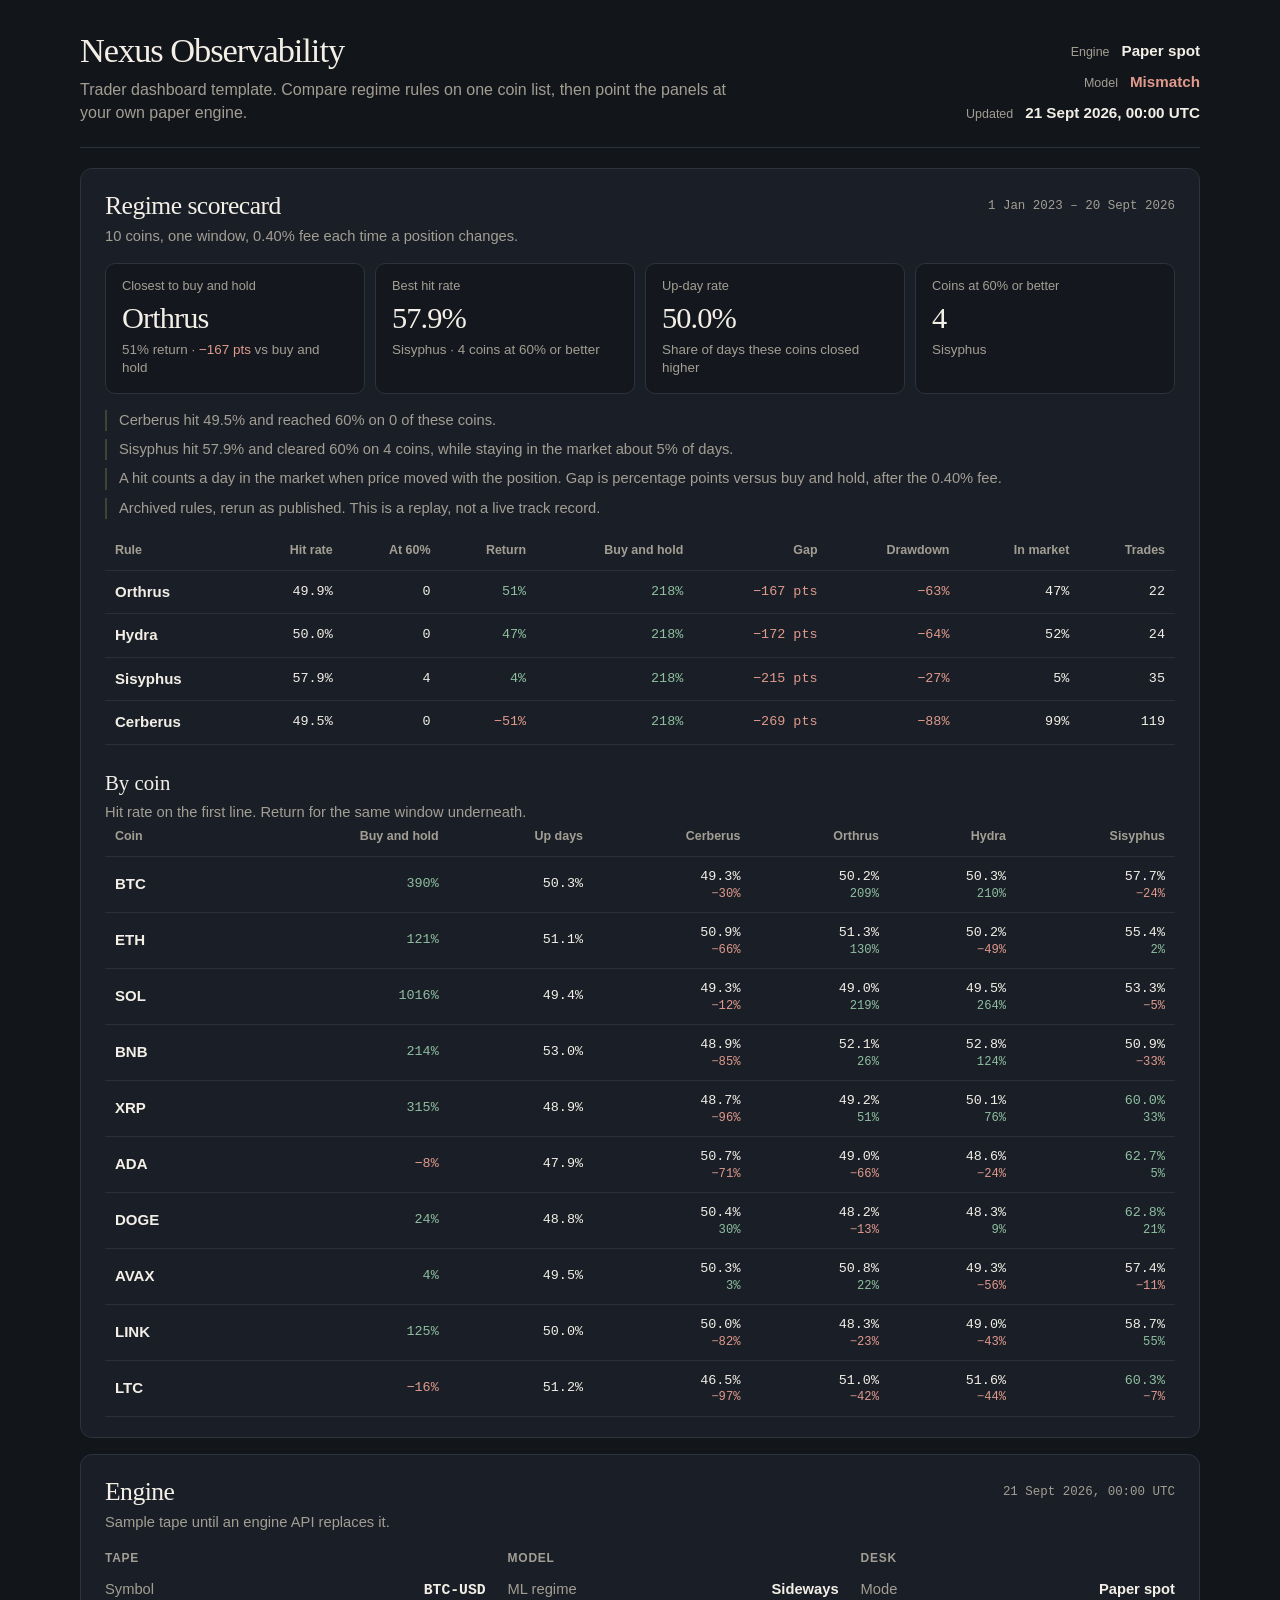
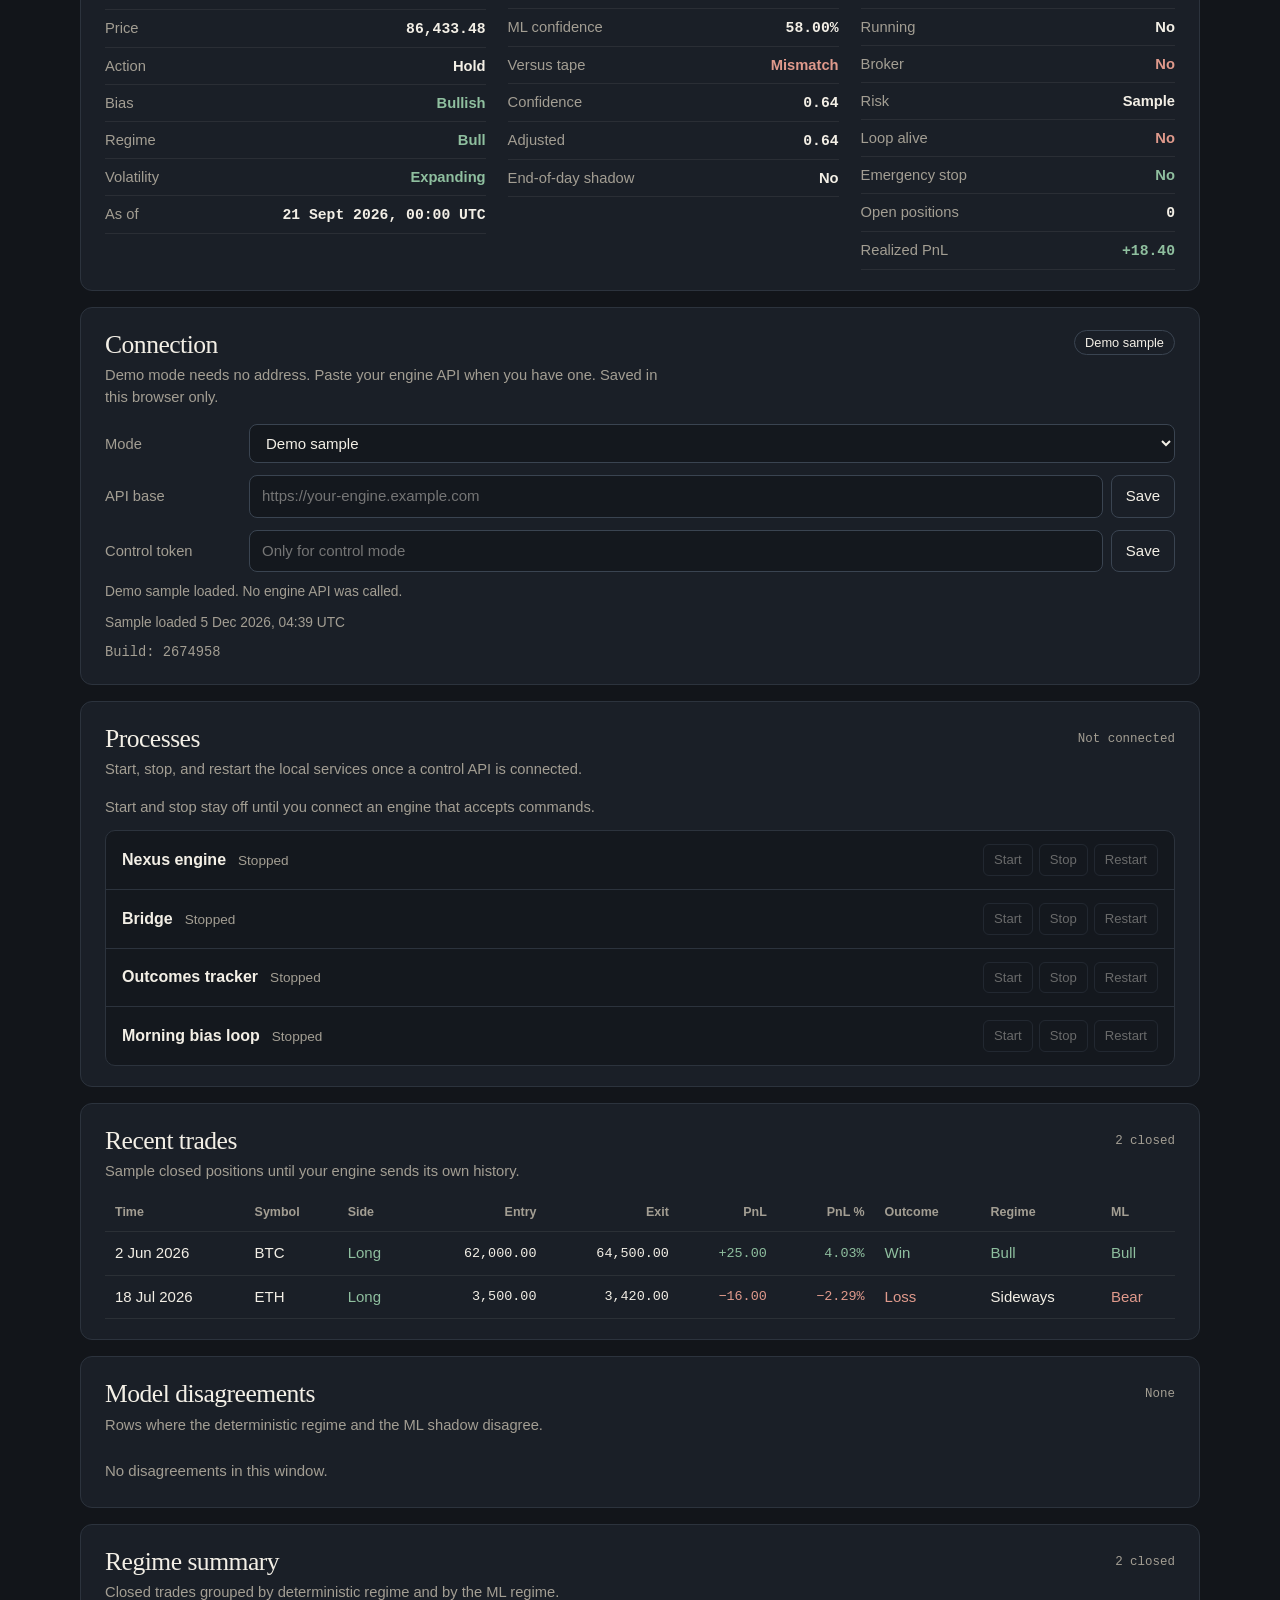
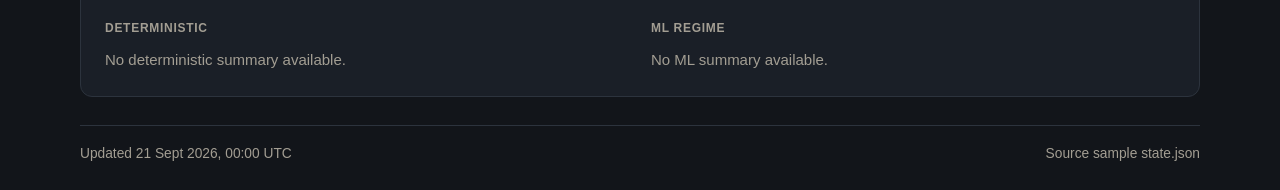
<file: index.html>
<!doctype html>
<html lang="en">
  <head>
    <meta charset="UTF-8" />
    <meta name="viewport" content="width=device-width, initial-scale=1.0" />
    <title>Nexus Observability Dashboard</title>
    <link rel="icon" href="data:image/svg+xml,%3Csvg xmlns='http://www.w3.org/2000/svg' viewBox='0 0 16 16'%3E%3Crect width='16' height='16' rx='3' fill='%2312151a'/%3E%3Cpath d='M3 11 L6 6 L9 9 L13 4' stroke='%23c4a46a' fill='none' stroke-width='1.6'/%3E%3C/svg%3E" />
    <link rel="stylesheet" href="./styles.css" />
  </head>
  <body>
    <header class="topbar">
      <div>
        <h1>Nexus Observability</h1>
        <p class="subtitle">Trader dashboard template. Compare regime rules on one coin list, then point the panels at your own paper engine.</p>
      </div>
      <div class="status-pills">
        <div class="status-item">
          <span class="status-k">Engine</span>
          <span class="status-value" id="engineModePill">…</span>
        </div>
        <div class="status-item">
          <span class="status-k">Model</span>
          <span class="status-value" id="mlPill">…</span>
        </div>
        <div class="status-item">
          <span class="status-k">Updated</span>
          <span class="status-value" id="freshnessPill">…</span>
        </div>
      </div>
    </header>

    <main class="grid">
      <section class="card" id="scorecardCard">
        <div class="card-head">
          <div>
            <h2>Regime scorecard</h2>
            <p class="card-note" id="scorecardNote">Same coins, same dates, same fee.</p>
          </div>
          <span class="stamp" id="scorecardStamp">—</span>
        </div>
        <div id="scorecardLeads" class="score-leads"></div>
        <div class="score-caveat" id="scorecardCaveat"></div>
        <div class="table-wrap" id="scorecardEngineWrap"></div>
        <h3 class="score-subhead">By coin</h3>
        <p class="card-note">Hit rate on the first line. Return for the same window underneath.</p>
        <div class="table-wrap" id="scorecardAssetWrap"></div>
      </section>

      <section class="card">
        <div class="card-head">
          <div>
            <h2>Engine</h2>
            <p class="card-note">Sample tape until an engine API replaces it.</p>
          </div>
          <span class="stamp" id="engineSourceStamp">—</span>
        </div>
        <div id="engineStateGrid"></div>
      </section>

      <section class="card">
        <div class="card-head">
          <div>
            <h2>Connection</h2>
            <p class="card-note">Demo mode needs no address. Paste your engine API when you have one. Saved in this browser only.</p>
          </div>
          <span class="pill neutral" id="backendStatusPill">Backend: unknown</span>
        </div>
        <div class="settings">
          <div class="setting">
            <label for="modeSelect">Mode</label>
            <select id="modeSelect" class="backend-input">
              <option value="demo">Demo sample</option>
              <option value="remote">Your API, read-only</option>
              <option value="remoteControl">Your API, with control</option>
              <option value="local">This computer, control on</option>
            </select>
          </div>
          <div class="setting">
            <label for="apiBaseInput">API base</label>
            <div class="setting-control">
              <input id="apiBaseInput" class="backend-input" type="text" spellcheck="false" placeholder="https://your-engine.example.com" />
              <button id="saveApiBaseButton" class="backend-button" type="button">Save</button>
            </div>
          </div>
          <div class="setting">
            <label for="controlTokenInput">Control token</label>
            <div class="setting-control">
              <input id="controlTokenInput" class="backend-input" type="password" spellcheck="false" placeholder="Only for control mode" />
              <button id="saveControlTokenButton" class="backend-button" type="button">Save</button>
            </div>
          </div>
        </div>
        <p class="quiet mono" id="backendBaseText"></p>
        <p class="quiet" id="backendReachabilityText"></p>
        <p class="quiet" id="lastSuccessText"></p>
        <p class="quiet" id="lastErrorText"></p>
        <p class="quiet mono" id="frontendCommitText">Build: unknown</p>
      </section>

      <section class="card handoff-card" id="workflowHandoffCard" hidden>
        <div class="card-head">
          <div>
            <h2>ML task handoff</h2>
            <p class="card-note">Pickup status for the BayForest, SignalForest, and liquidity regime work.</p>
          </div>
          <span class="pill neutral" id="workflowHandoffStatus">Status: —</span>
        </div>
        <div class="handoff-summary" id="workflowHandoffSummary"></div>
        <div class="handoff-list" id="workflowHandoffList"></div>
      </section>

      <section class="card incident-card" id="deploymentIncidentCard" hidden>
        <div class="card-head">
          <div>
            <h2>Deployment incident</h2>
            <p class="card-note">Shown only when the engine packet includes one.</p>
          </div>
          <span class="pill bad" id="deploymentIncidentStatus">Status: —</span>
        </div>
        <div class="incident-grid">
          <div class="incident-summary">
            <h3 id="deploymentIncidentTitle">—</h3>
            <p id="deploymentIncidentSummary">—</p>
          </div>
          <div class="incident-meta kv-grid" id="deploymentIncidentMeta"></div>
        </div>
        <div class="incident-actions" id="deploymentIncidentActions"></div>
        <pre class="incident-log mono" id="deploymentIncidentLog"></pre>
      </section>

      <section class="card">
        <div class="card-head">
          <div>
            <h2>Processes</h2>
            <p class="card-note">Start, stop, and restart the local services once a control API is connected.</p>
          </div>
          <span class="stamp" id="processCountStamp">—</span>
        </div>
        <p class="card-note process-notice" id="processNotice" hidden></p>
        <div id="processCards" class="process-grid"></div>
      </section>

      <section class="card">
        <div class="card-head">
          <div>
            <h2>Recent trades</h2>
            <p class="card-note">Sample closed positions until your engine sends its own history.</p>
          </div>
          <span class="stamp" id="tradeCountStamp">—</span>
        </div>
        <div class="table-wrap" id="recentTradesWrap"></div>
      </section>

      <section class="card">
        <div class="card-head">
          <div>
            <h2>Model disagreements</h2>
            <p class="card-note">Rows where the deterministic regime and the ML shadow disagree.</p>
          </div>
          <span class="stamp" id="disagreementCountStamp">—</span>
        </div>
        <div class="table-wrap" id="disagreementWrap"></div>
      </section>

      <section class="card">
        <div class="card-head">
          <div>
            <h2>Regime summary</h2>
            <p class="card-note">Closed trades grouped by deterministic regime and by the ML regime.</p>
          </div>
          <span class="stamp" id="summaryMetaStamp">—</span>
        </div>
        <div class="summary-grid">
          <div>
            <h3>Deterministic</h3>
            <div class="table-wrap" id="deterministicSummaryWrap"></div>
          </div>
          <div>
            <h3>ML regime</h3>
            <div class="table-wrap" id="mlSummaryWrap"></div>
          </div>
        </div>
      </section>
    </main>

    <footer class="footer">
      <span id="dashboardUpdated">Updated —</span>
      <span id="dashboardSource">Source —</span>
    </footer>

    <script src="./app.js" data-commit="2674958"></script>
  </body>
</html>
</file>
<file: styles.css>
:root {
  --bg: #12151a;
  --panel: #1a1f27;
  --panel-2: #14181e;
  --text: #f3efe6;
  --muted: #a39e93;
  --line: #2c333d;
  --line-strong: #3a4451;
  --up: #8fbf9f;
  --down: #e09a8c;
  --warn: #e0c27a;
  --serif: "Liberation Serif", "Iowan Old Style", Palatino, Georgia, serif;
  --sans: "Liberation Sans", "Noto Sans", "Segoe UI", sans-serif;
  --mono: "JetBrains Mono", "Cascadia Mono", ui-monospace, monospace;
}

* {
  box-sizing: border-box;
}

html,
body {
  margin: 0;
  min-height: 100%;
}

body {
  font-family: var(--sans);
  font-size: 15px;
  line-height: 1.5;
  background: var(--bg);
  color: var(--text);
  font-variant-numeric: tabular-nums;
}

h1,
h2,
h3,
p {
  margin: 0;
}

h1 {
  font-family: var(--serif);
  font-size: 2.15rem;
  font-weight: 500;
  letter-spacing: -0.03em;
  line-height: 1.05;
}

.topbar,
.grid,
.footer {
  width: min(1120px, calc(100% - 40px));
  margin-left: auto;
  margin-right: auto;
}

.topbar,
.footer {
  display: flex;
  justify-content: space-between;
  align-items: flex-end;
  gap: 28px;
}

.topbar {
  padding: 32px 0 22px;
  border-bottom: 1px solid var(--line);
}

.footer {
  padding: 18px 0 28px;
  border-top: 1px solid var(--line);
  color: var(--muted);
  font-size: 0.86rem;
}

.subtitle,
.card-note,
.quiet {
  color: var(--muted);
}

.subtitle {
  max-width: 42rem;
  margin-top: 10px;
  font-size: 1rem;
  line-height: 1.45;
}

.status-pills {
  display: grid;
  gap: 8px;
  justify-items: end;
  min-width: 220px;
}

.status-item {
  display: flex;
  gap: 12px;
  align-items: baseline;
}

.status-k {
  color: var(--muted);
  font-size: 0.78rem;
}

.status-value {
  font-weight: 600;
  font-size: 0.95rem;
  white-space: nowrap;
}

.grid {
  display: grid;
  grid-template-columns: minmax(0, 1fr);
  gap: 16px;
  padding: 20px 0 28px;
}

.card {
  background: var(--panel);
  border: 1px solid var(--line);
  border-radius: 12px;
  padding: 22px 24px 20px;
  min-width: 0;
}

.card-head {
  display: flex;
  justify-content: space-between;
  align-items: flex-start;
  gap: 16px;
  margin-bottom: 16px;
}

.card-head > div {
  min-width: 0;
  max-width: 68ch;
}

.card-head h2 {
  font-family: var(--serif);
  font-size: 1.6rem;
  font-weight: 500;
  letter-spacing: -0.02em;
  line-height: 1.15;
  margin-bottom: 6px;
}

.card-note {
  font-size: 0.92rem;
  line-height: 1.45;
}

.stamp {
  color: var(--muted);
  font-family: var(--mono);
  font-size: 0.78rem;
  white-space: nowrap;
  padding-top: 6px;
}

.pill,
.badge {
  display: inline-flex;
  align-items: center;
  line-height: 1.2;
}

.pill {
  border-radius: 999px;
  border: 1px solid var(--line-strong);
  padding: 4px 10px;
  font-size: 0.8rem;
  color: var(--text);
  background: transparent;
}

.badge {
  border-radius: 4px;
  padding: 1px 0;
  font-size: 0.86rem;
  font-weight: 600;
  background: transparent;
}

.up,
.badge.ok,
.pill.ok {
  color: var(--up);
}

.down,
.badge.bad,
.pill.bad {
  color: var(--down);
}

.flat,
.badge.warn,
.pill.warn {
  color: var(--warn);
}

.badge.neutral,
.pill.neutral {
  color: var(--text);
}

.score-leads {
  display: grid;
  grid-template-columns: repeat(4, minmax(0, 1fr));
  gap: 10px;
  margin: 4px 0 16px;
}

.stat {
  background: var(--panel-2);
  border: 1px solid var(--line);
  border-radius: 10px;
  padding: 14px 16px 15px;
  min-width: 0;
}

.stat-k {
  color: var(--muted);
  font-size: 0.8rem;
  line-height: 1.3;
  margin-bottom: 8px;
}

.stat-v {
  font-family: var(--serif);
  font-size: 1.9rem;
  font-weight: 500;
  letter-spacing: -0.03em;
  line-height: 1;
}

.stat-d {
  margin-top: 8px;
  color: var(--muted);
  font-size: 0.84rem;
  line-height: 1.35;
}

.score-facts {
  list-style: none;
  margin: 0 0 18px;
  padding: 0;
  display: grid;
  gap: 8px;
}

.score-facts li {
  margin: 0;
  padding-left: 12px;
  border-left: 2px solid #3d4636;
  color: var(--muted);
  font-size: 0.92rem;
  line-height: 1.45;
}

.score-subhead {
  font-family: var(--serif);
  font-size: 1.3rem;
  font-weight: 500;
  margin: 22px 0 4px;
}

.table-wrap {
  overflow-x: auto;
  min-width: 0;
}

table {
  width: 100%;
  border-collapse: collapse;
  min-width: 640px;
}

th,
td {
  text-align: left;
  padding: 10px 10px;
  border-bottom: 1px solid rgba(243, 239, 230, 0.08);
  vertical-align: middle;
}

th {
  color: var(--muted);
  font-size: 0.78rem;
  font-weight: 600;
  padding-top: 4px;
}

td.num,
th.num {
  text-align: right;
}

td.num {
  font-family: var(--mono);
  font-size: 0.84rem;
}

tbody tr:hover {
  background: rgba(255, 255, 255, 0.02);
}

.pair {
  display: inline-flex;
  flex-direction: column;
  align-items: flex-end;
  gap: 1px;
  line-height: 1.25;
}

.pair-ret {
  font-size: 0.76rem;
}

.state-board {
  display: grid;
  grid-template-columns: 1.15fr 1fr 0.95fr;
  gap: 22px;
}

.state-group h3,
.summary-grid h3 {
  font-family: var(--sans);
  font-size: 0.75rem;
  font-weight: 600;
  letter-spacing: 0.06em;
  text-transform: uppercase;
  color: var(--muted);
  margin: 0 0 4px;
}

.state-row {
  display: flex;
  justify-content: space-between;
  align-items: baseline;
  gap: 16px;
  padding: 7px 0;
  border-bottom: 1px solid rgba(243, 239, 230, 0.07);
  font-size: 0.92rem;
}

.state-row span {
  color: var(--muted);
}

.state-row strong {
  font-weight: 600;
  text-align: right;
}

.summary-grid {
  display: grid;
  grid-template-columns: repeat(2, minmax(0, 1fr));
  gap: 22px;
}

.settings {
  display: grid;
  gap: 12px;
}

.setting {
  display: grid;
  grid-template-columns: 132px minmax(0, 1fr);
  gap: 12px;
  align-items: center;
}

.setting label,
.backend-label {
  color: var(--muted);
  font-size: 0.92rem;
}

.setting-control {
  display: flex;
  gap: 8px;
  min-width: 0;
}

.backend-input {
  width: 100%;
  min-width: 0;
  border-radius: 8px;
  border: 1px solid var(--line-strong);
  background: var(--panel-2);
  color: var(--text);
  padding: 9px 12px;
  font: inherit;
  color-scheme: dark;
}

.setting-control .backend-input {
  flex: 1;
}

.backend-button {
  border: 1px solid var(--line-strong);
  background: transparent;
  color: var(--text);
  border-radius: 8px;
  padding: 9px 14px;
  cursor: pointer;
  font: inherit;
}

.backend-button:hover,
.process-actions button:hover {
  border-color: #8d8372;
}

.quiet {
  margin-top: 10px;
  font-size: 0.86rem;
  overflow-wrap: anywhere;
}

#lastErrorText:not(:empty) {
  color: var(--down);
}

.process-notice {
  margin-bottom: 12px;
}

.process-grid {
  display: flex;
  flex-direction: column;
  border: 1px solid var(--line);
  border-radius: 10px;
  overflow: hidden;
  background: var(--panel-2);
}

.process-card {
  border: 0;
  border-bottom: 1px solid var(--line);
  border-radius: 0;
  background: transparent;
  padding: 0;
}

.process-card:last-child {
  border-bottom: 0;
}

.process-row {
  display: flex;
  justify-content: space-between;
  align-items: center;
  gap: 16px;
  padding: 13px 16px;
}

.process-id {
  display: flex;
  align-items: baseline;
  gap: 12px;
  min-width: 0;
}

.process-id h3 {
  margin: 0;
  font-size: 1rem;
  font-weight: 600;
}

.process-status {
  color: var(--muted);
  font-size: 0.85rem;
}

.process-card.status-running .process-status {
  color: var(--up);
}

.process-card.status-error .process-status {
  color: var(--down);
}

.process-card.status-starting .process-status,
.process-card.status-stopping .process-status,
.process-card.status-degraded .process-status {
  color: var(--warn);
}

.process-actions {
  display: flex;
  flex-wrap: wrap;
  gap: 6px;
}

.process-actions button {
  border: 1px solid var(--line-strong);
  background: transparent;
  color: var(--text);
  border-radius: 6px;
  padding: 5px 10px;
  cursor: pointer;
  font: inherit;
  font-size: 0.82rem;
}

.process-actions button:disabled {
  opacity: 0.38;
  cursor: not-allowed;
}

.process-detail {
  display: grid;
  gap: 8px;
  padding: 0 16px 14px;
}

.process-meta {
  display: grid;
  grid-template-columns: repeat(3, minmax(0, 1fr));
  gap: 8px 16px;
}

.process-command,
.process-paths,
.process-tail {
  color: var(--muted);
  font-size: 0.86rem;
  overflow-wrap: anywhere;
}

.process-tail pre {
  margin: 4px 0 0;
  white-space: pre-wrap;
  font-size: 0.8rem;
  line-height: 1.4;
  color: var(--text);
}

.kv-grid {
  display: grid;
  grid-template-columns: repeat(2, minmax(0, 1fr));
  gap: 8px 16px;
}

.kv-item {
  display: grid;
  gap: 3px;
  padding: 8px 0;
  border-bottom: 1px solid rgba(243, 239, 230, 0.07);
}

.kv-label {
  color: var(--muted);
  font-size: 0.78rem;
}

.kv-value {
  font-weight: 600;
  overflow-wrap: anywhere;
}

.mono,
.kv-value.mono {
  font-family: var(--mono);
  font-variant-numeric: tabular-nums;
}

.empty-state {
  padding: 8px 0 4px;
  color: var(--muted);
}

.incident-card {
  border-color: rgba(224, 154, 140, 0.45);
}

.incident-grid {
  display: grid;
  grid-template-columns: minmax(240px, 1fr) minmax(280px, 1.1fr);
  gap: 18px;
  align-items: start;
}

.incident-summary p,
.incident-actions li,
.handoff-item p,
.handoff-summary {
  color: var(--muted);
  line-height: 1.45;
}

.incident-actions {
  margin-top: 14px;
}

.incident-actions ul {
  margin: 8px 0 0;
  padding-left: 18px;
}

.incident-log {
  margin: 14px 0 0;
  padding: 12px;
  border-radius: 8px;
  background: #141117;
  color: #f0c7c0;
  overflow-x: auto;
  white-space: pre-wrap;
  font-size: 0.82rem;
}

.handoff-summary {
  display: grid;
  gap: 6px;
  margin-bottom: 12px;
}

.handoff-list {
  display: grid;
  gap: 8px;
}

.handoff-item {
  display: grid;
  grid-template-columns: auto minmax(0, 1fr);
  gap: 12px;
  align-items: start;
  padding: 10px 0;
  border-top: 1px solid rgba(243, 239, 230, 0.07);
}

@media (max-width: 900px) {
  .topbar,
  .grid,
  .footer {
    width: min(1120px, calc(100% - 28px));
  }

  .topbar,
  .footer,
  .card-head,
  .process-row {
    flex-direction: column;
    align-items: flex-start;
  }

  .status-pills {
    justify-items: start;
    min-width: 0;
  }

  .score-leads,
  .state-board,
  .summary-grid,
  .incident-grid,
  .process-meta,
  .kv-grid {
    grid-template-columns: 1fr 1fr;
  }

  .setting {
    grid-template-columns: 1fr;
    gap: 6px;
  }

  .state-board,
  .summary-grid,
  .incident-grid {
    grid-template-columns: 1fr;
  }
}

@media (max-width: 560px) {
  .score-leads,
  .process-meta,
  .kv-grid {
    grid-template-columns: 1fr;
  }

  h1 {
    font-size: 1.75rem;
  }

  .stat-v {
    font-size: 1.6rem;
  }

  .card {
    padding: 18px 16px 16px;
  }
}
</file>
